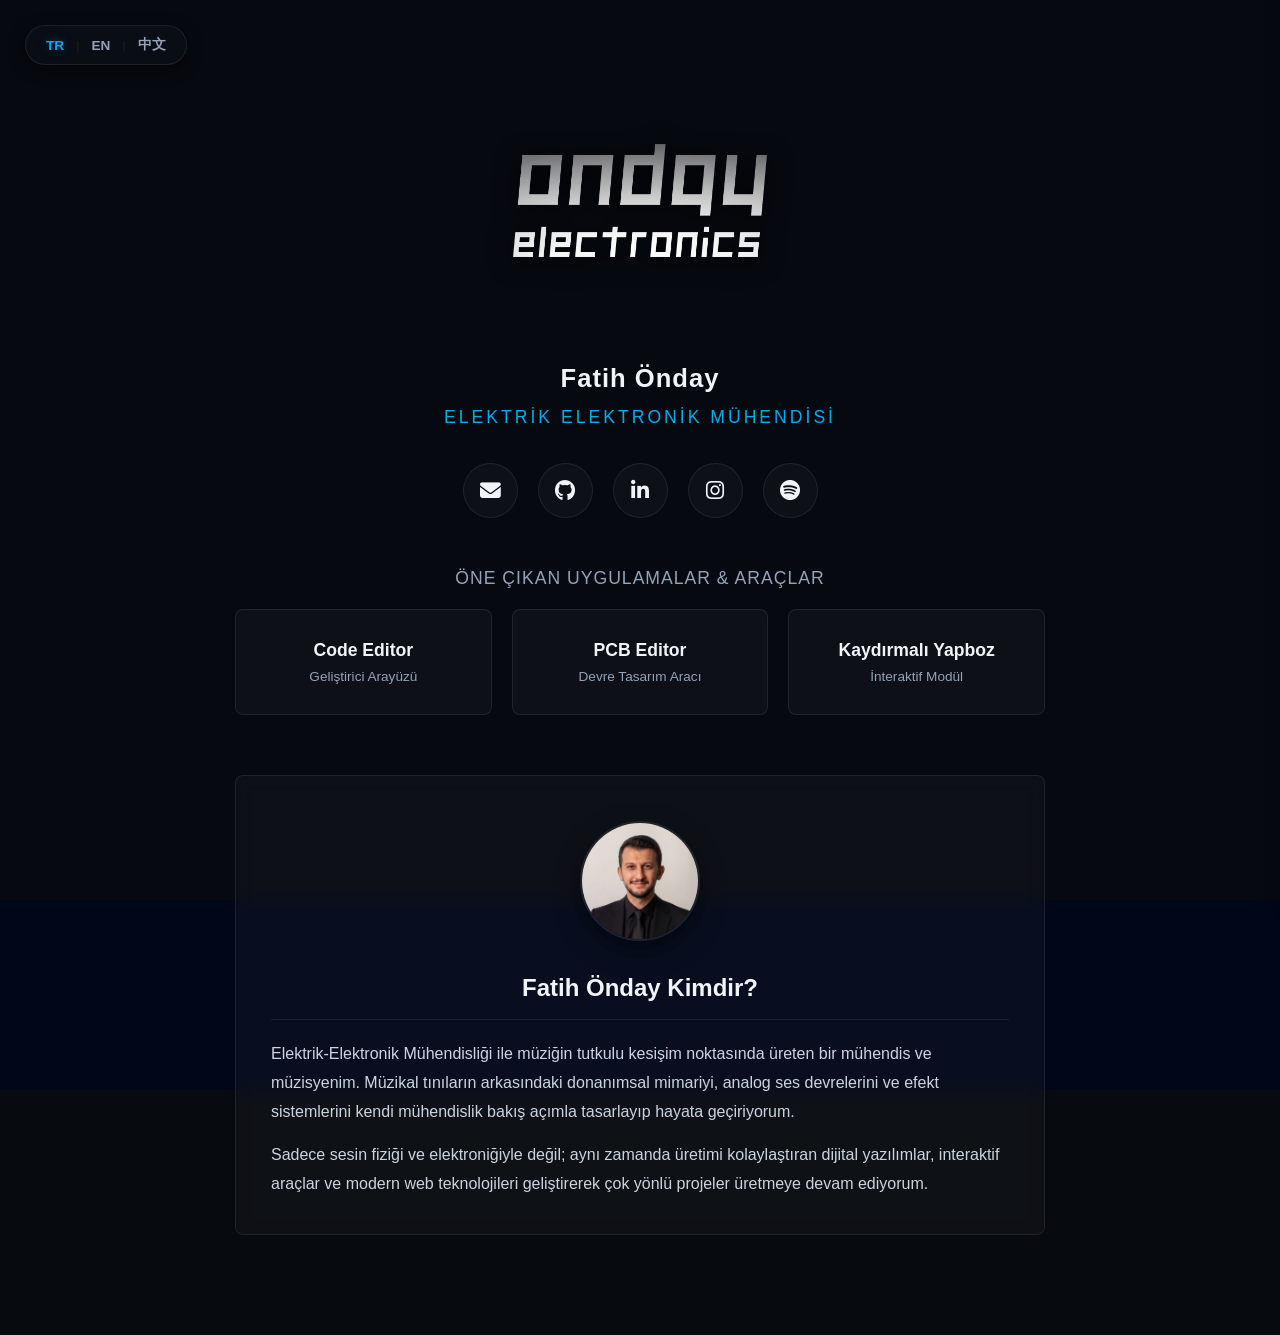
<file: index.html>
<!DOCTYPE html>
<html lang="tr">
<head>
  <meta charset="UTF-8">
  <meta name="viewport" content="width=device-width, initial-scale=1.0">
  <title>ondayelectronics | Fatih Önday</title>
  
  <!-- Google Arama Sonuçları İçin Açıklama (Bunu kendine göre düzenleyebilirsin) -->
  <meta name="description" content="Fatih Önday - Elektrik Elektronik Mühendisi. Sesin fiziği, analog ses devreleri, interaktif araçlar ve modern web teknolojileri geliştiricisi.">

  <!-- ========================================== -->
  <!-- FAVICON (JAVASCRIPT İLE YÖNETİLECEK)       -->
  <!-- ========================================== -->
  <link id="dynamicFavicon" rel="icon" type="image/png" href="assets/favicon-siyah.png">
  <link rel="apple-touch-icon" sizes="180x180" href="assets/apple-touch-icon.png">
  <link rel="manifest" href="assets/site.webmanifest">
  <!-- ========================================== -->

  <!-- FontAwesome İkon Kütüphanesi -->
  <link rel="stylesheet" href="https://cdnjs.cloudflare.com/ajax/libs/font-awesome/6.4.0/css/all.min.css">
  
  <!-- CSS Dosyası -->
  <link rel="stylesheet" href="css/style.css">
</head>
<body>

  <div class="bg-overlay"></div>

  <!-- SOL ÜST DİL SEÇİCİ -->
  <nav class="lang-selector">
    <button class="lang-btn active" data-lang="TR">TR</button>
    <span class="lang-divider">|</span>
    <button class="lang-btn" data-lang="EN">EN</button>
    <span class="lang-divider">|</span>
    <button class="lang-btn" data-lang="CN">中文</button>
  </nav>

  <!-- SAĞ KENAR AÇMA BÖLGESİ -->
  <div class="hover-zone" id="hoverZone"></div>

  <!-- SAĞDAN KAYAN CV PANELİ -->
  <aside class="cv-drawer" id="cvDrawer">
    <a id="cvDownloadBtn" href="assets/001-Fatih-Onday-CV-TR.pdf" download="001-Fatih-Onday-CV-TR.pdf" class="floating-download-btn" title="PDF Olarak İndir">
      <i class="fa-solid fa-download"></i>
    </a>
    <div class="cv-image-container">
      <img id="cvImage" src="assets/001-Fatih-Onday-CV-TR.jpg" alt="Fatih Önday CV" class="cv-image">
    </div>
  </aside>

  <!-- ANA İÇERİK -->
  <main class="container">
    
    <img id="logo" src="assets/logo6.png" alt="ondayelectronics logo">
    <div class="subtitle">Fatih Önday <br> <span class="engineer-text" id="engineerText">Elektrik Elektronik Mühendisi</span></div>

    <footer class="social-links">
      <a href="mailto:ondayfatih@gmail.com" class="social-btn email" title="E-posta"><i class="fa-solid fa-envelope"></i></a>
      <a href="https://github.com/fatihonday" target="_blank" rel="noopener noreferrer" class="social-btn github" title="GitHub"><i class="fa-brands fa-github"></i></a>
      <a href="https://www.linkedin.com/in/fatihonday" target="_blank" rel="noopener noreferrer" class="social-btn linkedin" title="LinkedIn"><i class="fa-brands fa-linkedin-in"></i></a>
      <a href="https://www.instagram.com/fatihonday" target="_blank" rel="noopener noreferrer" class="social-btn instagram" title="Instagram"><i class="fa-brands fa-instagram"></i></a>
      <a href="https://open.spotify.com/user/fatihonday" target="_blank" rel="noopener noreferrer" class="social-btn spotify" title="Spotify"><i class="fa-brands fa-spotify"></i></a>
    </footer>

    <!-- Uygulamalar & Araçlar -->
    <div class="section-title" id="toolsTitle">Öne Çıkan Uygulamalar & Araçlar</div>
    <div class="tools-grid">
      <a href="codeeditor/index.html" class="tool-card editor">
        <h3>Code Editor</h3>
        <span id="editorSub">Geliştirici Arayüzü</span>
      </a>
      <a href="pcbeditor/index.html" class="tool-card pcb">
        <h3>PCB Editor</h3>
        <span id="pcbSub">Devre Tasarım Aracı</span>
      </a>
      <a href="kaydirma_yapboz.html" class="tool-card puzzle">
        <h3 id="puzzleTitle">Kaydırmalı Yapboz</h3>
        <span id="puzzleSub">İnteraktif Modül</span>
      </a>
    </div>

    <section class="bio-card">
      <img src="assets/profil.jpg" alt="Fatih Önday Profil" class="profile-img">
      <h2 id="bioTitle">Fatih Önday Kimdir?</h2>
      <div id="bioContent"></div>
    </section>

  </main>

  <script src="js/script.js"></script>
</body>
</html>
</file>
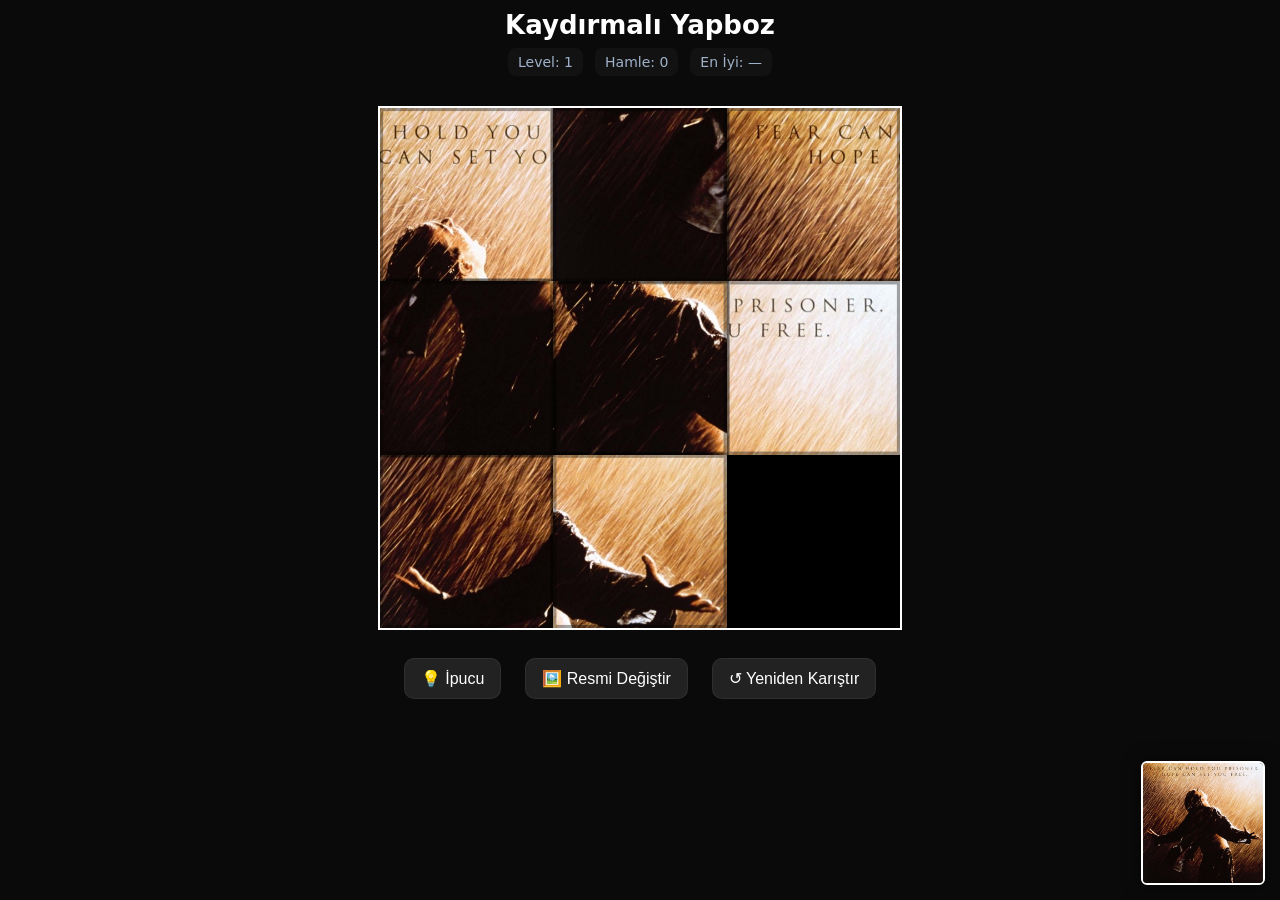
<file: kaydirma_yapboz.html>
<!DOCTYPE html>
<html lang="tr">
<head>
<meta charset="UTF-8" />
<meta name="viewport" content="width=device-width, initial-scale=1.0, user-scalable=no" />
<title> Kaydırmalı Yapboz </title>
<style>
  :root{
    --bg:#0a0a0a; --panel:#111; --accent:#0ff; --muted:#9fb1c9;
  }
  body {
    background: var(--bg);
    color: #fff;
    font-family: system-ui, -apple-system, "Segoe UI", Roboto, "Helvetica Neue", Arial;
    text-align: center;
    margin: 0;
    padding: 0;
  }

  header { padding: 10px; }
  h2 { margin: 0; font-size: clamp(18px,4vw,26px) }
  #meta { display:flex; gap:12px; align-items:center; justify-content:center; margin-top:8px; flex-wrap:wrap }
  .pill { background: rgba(255,255,255,0.03); padding:6px 10px; border-radius:8px; font-size:14px; color:var(--muted) }

  /* Canvas */
  #boardWrap { display:flex; justify-content:center; padding:10px 8px; }
  canvas {
    border: 2px solid #fff;
    cursor: pointer;
    display: block;
    margin: 10px auto;
    width: 90vw;
    height: 90vw;
    max-width: 520px;
    max-height: 520px;
    touch-action: manipulation;
    background: #000;
  }

  /* Buttons */
  .controls { display:flex; gap:8px; justify-content:center; padding-bottom:14px; flex-wrap:wrap }
  button {
    margin: 8px;
    background: #222;
    color: #fff;
    border: 1px solid rgba(255,255,255,0.06);
    padding: 10px 16px;
    border-radius: 10px;
    cursor: pointer;
    font-size: clamp(14px, 3vw, 16px);
    transition: background .12s, transform .08s;
  }
  button:active { transform: translateY(1px); }
  button:hover { background:#333; }

  /* preview */
  #preview {
    position: fixed;
    bottom: 15px;
    right: 15px;
    border: 2px solid #fff;
    border-radius: 6px;
    width: 22vw;
    height: 22vw;
    max-width: 120px;
    max-height: 120px;
    overflow: hidden;
    box-shadow: 0 0 18px rgba(0,0,0,0.6);
    background: #111;
  }
  #preview img { width:100%; height:100%; object-fit:cover; display:block }

  /* Mobile: preview under canvas */
  @media (max-width: 600px) {
    #preview { position: static; margin: 0 auto 10px auto; width: 35vw; height:35vw; }
  }

  /* Level up overlay */
  #levelUp {
    position: fixed;
    left:50%;
    top:50%;
    transform: translate(-50%,-50%) scale(.9);
    background: linear-gradient(135deg, rgba(0,255,255,0.12), rgba(0,255,255,0.04));
    border: 1px solid rgba(255,255,255,0.08);
    color: #001;
    padding: 18px 26px;
    border-radius: 12px;
    font-weight:700;
    font-size: clamp(22px,5vw,34px);
    opacity: 0;
    pointer-events: none;
    transition: opacity .25s ease, transform .35s cubic-bezier(.2,.8,.2,1);
    text-shadow: 0 6px 22px rgba(0,255,255,0.06);
    z-index: 60;
  }
  #levelUp.show { opacity: 1; transform: translate(-50%,-50%) scale(1); pointer-events:auto; }

  /* remove mobile tap highlight */
  * { -webkit-tap-highlight-color: transparent; outline: none; }
  button, canvas { -webkit-user-select:none; user-select:none; -webkit-tap-highlight-color: transparent; }
</style>
</head>
<body>
  <header>
    <h2>Kaydırmalı Yapboz</h2>
    <div id="meta">
      <div class="pill" id="levelLabel">Level: 1</div>
      <div class="pill" id="movesLabel">Hamle: 0</div>
      <div class="pill" id="bestLabel">En İyi: —</div>
    </div>
  </header>

  <div id="boardWrap">
    <canvas id="puzzle"></canvas>
  </div>

  <div class="controls">
    <button id="hintBtn">💡 İpucu</button>
    <button id="changeImgBtn">🖼️ Resmi Değiştir</button>
    <button id="resetBtn">↺ Yeniden Karıştır</button>
  </div>

  <div id="preview"><img id="previewImg" src="" alt="Önizleme" /></div>

  <div id="levelUp">LEVEL UP!</div>

<script>
/* ======= Ayarlar & başlangıç ======= */
const canvas = document.getElementById('puzzle');
const ctx = canvas.getContext('2d');

const previewImgEl = document.getElementById('previewImg');
const levelLabel = document.getElementById('levelLabel');
const movesLabel = document.getElementById('movesLabel');
const bestLabel = document.getElementById('bestLabel');
const levelUpEl = document.getElementById('levelUp');

const images = ["kaydırmayapbozgorsel1.jpg","kaydırmayapbozgorsel2.jpg","kaydırmayapbozgorsel3.jpg","kaydırmayapbozgorsel4.jpg"]; // klasörde olanlar
let img = new Image();
let currentImg = images[Math.floor(Math.random()*images.length)];
img.src = currentImg;
previewImgEl.src = currentImg;

let level = 1;
let size = 3;
let tiles = []; // {sx,sy,x,y, anim?}
let empty = {x:0,y:0};
let tileSize = 0;
let animating = false;
let moveCount = 0;
let animationDuration = 140; // ms

// responsive canvas size
function setCanvasSize() {
  const dim = Math.min(window.innerWidth * 0.9, 520);
  canvas.width = dim;
  canvas.height = dim;
  tileSize = dim / size;
}
window.addEventListener('resize', ()=>{ setCanvasSize(); drawTiles(); });

/* ======== Helpers: storage key for best moves per level-size ======== */
function bestKeyForLevel(lvl){
  // store best per grid-size (e.g., size=3,4,5)
  const grid = 2 + (lvl); // since level->size = 2+level earlier; but to keep consistent: we'll use size value
  // Actually our size = 2 + level; but easier: use 'best_moves_sizeN'
  return 'best_moves_size' + (2 + lvl);
}

/* ======== Init / Level ======== */
img.onload = () => startLevel(false);
function startLevel(resetMoveCount=true){
  size = 2 + level; // level 1 -> 3, etc.
  setCanvasSize();

  tiles = [];
  for(let y=0;y<size;y++){
    for(let x=0;x<size;x++){
      tiles.push({sx:x, sy:y, x:x, y:y});
    }
  }
  // last tile is the empty one
  empty = tiles.pop();
  empty.x = size - 1;
  empty.y = size - 1;

  // reset counters
  if(resetMoveCount) moveCount = 0;
  updateLabels();

  shuffleTiles();
  drawTiles();
}

/* ======== Shuffle (instant moves, do not count) ======== */
function shuffleTiles(){
  const shuffles = Math.max(200, size*size*40);
  for(let i=0;i<shuffles;i++){
    const moves = getMovableTiles();
    const choice = moves[Math.floor(Math.random()*moves.length)];
    instantSwap(choice);
  }
}

/* ======== Drawing with animation support ======== */
let rafId = null;
function drawTiles(timestamp){
  // requestAnimationFrame loop for animations
  rafId = requestAnimationFrame(drawTiles);
  ctx.clearRect(0,0,canvas.width,canvas.height);

  // draw each tile; if tile has anim, compute interpolated pos
  tiles.forEach(tile => {
    // if tile currently animating, compute progress
    if(tile.anim){
      const now = performance.now();
      const a = tile.anim;
      const t = Math.min(1, (now - a.start) / a.duration);
      const ease = t<0?0:(t<1? (0.5 - Math.cos(Math.PI * t) / 2) : 1); // smooth ease
      const drawX = (a.from.x + (a.to.x - a.from.x) * ease) * tileSize;
      const drawY = (a.from.y + (a.to.y - a.from.y) * ease) * tileSize;
      drawTileImage(tile, drawX, drawY);
      if(t>=1){
        // finish
        tile.x = a.to.x; tile.y = a.to.y;
        delete tile.anim;
        animating = false;
        // --- NEW: güvenilir win kontrolü animasyonun bitişinde ---
        // küçük gecikme ile kontrol et; böylece tüm DOM/canvas güncellemeleri tamamlanmış olur
        setTimeout(()=> {
          if (isSolved()) {
            // sadece bir kez tetikle
            if (!animating) onSolved();
          }
        }, 20);
        // -------------------------------------------------------
      }
    } else {
      // normal
      // skip empty slot
      if(tile.x === empty.x && tile.y === empty.y) return;
      const dx = tile.x * tileSize;
      const dy = tile.y * tileSize;
      drawTileImage(tile, dx, dy);
    }
  });
}

function drawTileImage(tile, dx, dy){
  const sx = tile.sx * (img.width / size);
  const sy = tile.sy * (img.height / size);
  const sW = img.width / size;
  const sH = img.height / size;
  ctx.drawImage(img, sx, sy, sW, sH, dx, dy, tileSize, tileSize);
  // subtle stroke
  ctx.strokeStyle = "rgba(0,0,0,0.35)";
  ctx.lineWidth = Math.max(1, tileSize * 0.03);
  ctx.strokeRect(dx + 0.5, dy + 0.5, tileSize - 1, tileSize - 1);
}

/* ======== Input handling (click/touch) ======== */
function handleInput(e){
  if(animating) return; // block during animations
  e.preventDefault();
  const rect = canvas.getBoundingClientRect();
  const clientX = e.touches ? e.touches[0].clientX : e.clientX;
  const clientY = e.touches ? e.touches[0].clientY : e.clientY;
  const x = Math.floor((clientX - rect.left) / tileSize);
  const y = Math.floor((clientY - rect.top) / tileSize);
  if(x<0||y<0||x>=size||y>=size) return;
  const clicked = tiles.find(t => t.x === x && t.y === y);
  if(!clicked) return;
  if(canMove(clicked)){
    animateSwap(clicked);
  }
}
canvas.addEventListener('click', handleInput);
canvas.addEventListener('touchstart', handleInput, {passive:false});

/* ======== Movement utilities ======== */
function canMove(tile){
  return (tile.x === empty.x && Math.abs(tile.y - empty.y) === 1) ||
         (tile.y === empty.y && Math.abs(tile.x - empty.x) === 1);
}

// instant swap for shuffling (no animation, no counting)
function instantSwap(tile){
  const ex = empty.x, ey = empty.y;
  const tx = tile.x, ty = tile.y;
  tile.x = ex; tile.y = ey;
  empty.x = tx; empty.y = ty;
}

// animated swap used for player moves (counts)
function animateSwap(tile){
  animating = true;
  const ex = empty.x, ey = empty.y;
  // set animation object on tile (from current to empty)
  tile.anim = {
    from: {x: tile.x, y: tile.y},
    to: {x: ex, y: ey},
    start: performance.now(),
    duration: animationDuration
  };
  // also mark empty visually? we'll just animate tile and update empties when finished after duration
  // set empty to tile's pos immediately so other tiles won't try to move into it
  empty.x = tile.x;
  empty.y = tile.y;

  // increment move count immediately (counts as player's move)
  moveCount++;
  updateLabels();

  // schedule finish after duration
  setTimeout(()=>{
    // complete swap
    tile.x = tile.anim.to.x;
    tile.y = tile.anim.to.y;
    delete tile.anim;
    // empty already set to tile's old pos above
    animating = false;
    drawTiles(); // ensure final frame
    // check win (redundant but harmless)
    if(isSolved()){
      onSolved();
    }
  }, animationDuration + 5);
}

/* ======== Utility: get movable tiles ======== */
function getMovableTiles(){
  return tiles.filter(t => canMove(t));
}

/* ======== Win handling ======== */
function isSolved(){
  return tiles.every(t => t.x === t.sx && t.y === t.sy);
}

function onSolved(){
  // stop animation loop momentarily? we'll show levelUp overlay
  showLevelUpOverlay().then(()=> {
    // check record
    const key = bestKey();
    const prevBest = localStorage.getItem(key);
    const moves = moveCount;
    if(!prevBest || moves < parseInt(prevBest,10)){
      localStorage.setItem(key, String(moves));
      // show congrats small overlay
      showMessage(`Yeni rekor! ${moves} hamle`, 1200);
    }
    // advance level
    level++;
    startLevel(true);
    updateLabels();
  });
}

/* ======== Level Up overlay (returns Promise) ======== */
function showLevelUpOverlay(){
  return new Promise(resolve => {
    levelUpEl.classList.add('show');
    setTimeout(()=> {
      levelUpEl.classList.remove('show');
      resolve();
    }, 900); // display ~900ms
  });
}

/* ======== Labels & storage key ======== */
function updateLabels(){
  levelLabel.innerText = `Level: ${level}`;
  movesLabel.innerText = `Hamle: ${moveCount}`;
  // show best for this grid size if exists
  const key = bestKey();
  const best = localStorage.getItem(key);
  bestLabel.innerText = `En İyi: ${best ? best + ' hamle' : '—'}`;
}

function bestKey(){
  // store by grid size, since level->size = 2+level
  const grid = (2 + level);
  return 'puzzle_best_size' + grid;
}

/* ======== Small temporary message (bottom) ======== */
function showMessage(text, ms=1000){
  const el = document.createElement('div');
  el.style.position='fixed';
  el.style.left='50%';
  el.style.bottom='18px';
  el.style.transform='translateX(-50%)';
  el.style.background='linear-gradient(90deg, rgba(255,255,255,0.06), rgba(0,255,255,0.06))';
  el.style.border='1px solid rgba(255,255,255,0.06)';
  el.style.color='#fff';
  el.style.padding='8px 12px';
  el.style.borderRadius='8px';
  el.style.fontWeight='700';
  el.style.zIndex = 80;
  el.innerText = text;
  document.body.appendChild(el);
  setTimeout(()=> el.style.opacity='0', ms-200);
  setTimeout(()=> el.remove(), ms);
}

/* ======== Buttons: hint, change image, reset ======== */
document.getElementById('hintBtn').addEventListener('click', ()=>{  
  if(animating) return;
  const movable = getMovableTiles();
  if(movable.length === 0) return;
  movable.sort((a,b)=>{
    const da = Math.abs(a.x - a.sx) + Math.abs(a.y - a.sy);
    const db = Math.abs(b.x - b.sx) + Math.abs(b.y - b.sy);
    return da - db;
  });
  const best = movable[0];
  animateSwap(best);
});

document.getElementById('changeImgBtn').addEventListener('click', ()=>{
  if(animating) return;
  const next = images[Math.floor(Math.random()*images.length)];
  currentImg = next;
  img = new Image();
  img.onload = ()=> {
    previewImgEl.src = currentImg;
    // restart same level but reset moves
    startLevel(true);
  };
  img.onerror = ()=> { alert('Görsel yüklenemedi: ' + currentImg); };
  img.src = currentImg;
});

document.getElementById('resetBtn').addEventListener('click', ()=>{
  if(animating) return;
  startLevel(true);
  showMessage('Yeniden karıştırıldı',800);
});

/* ======== Kick off ======== */
updateLabels();
drawTiles(); // start RAF loop
// ensure image loaded if not already
if(img.complete) startLevel(false);
</script>
</body>
</html>
</file>
<file: css/style.css>
:root {
  --bg-dark: #070a0f;
  --bg-overlay: rgba(7, 10, 15, 0.92);
  --card-bg: rgba(255, 255, 255, 0.03);
  --card-border: rgba(255, 255, 255, 0.08);
  
  --accent-cyan: #00aced;
  --accent-glow: rgba(0, 172, 237, 0.4);
  --purple-glow: rgba(155, 89, 182, 0.4);
  --orange-glow: rgba(242, 170, 76, 0.4);
  
  --text-main: #f1f5f9;
  --text-muted: #94a3b8;
}

* { box-sizing: border-box; margin: 0; padding: 0; }

body {
  min-height: 100vh;
  background-color: var(--bg-dark);
  background-image: url("../assets/000718.jpg"); 
  background-size: cover;
  background-position: center;
  background-repeat: no-repeat;
  background-attachment: fixed;
  font-family: -apple-system, BlinkMacSystemFont, "Segoe UI", Roboto, "PingFang SC", "Microsoft YaHei", sans-serif;
  color: var(--text-main);
  position: relative;
  overflow-x: hidden;
}

.bg-overlay {
  position: fixed;
  top: 0; left: 0; width: 100%; height: 100%;
  background: var(--bg-overlay);
  backdrop-filter: blur(12px);
  z-index: 1;
}

/* SOL ÜST DİL SEÇİCİ */
.lang-selector {
  position: fixed; top: 25px; left: 25px; z-index: 99;
  display: flex; align-items: center; gap: 8px;
  background: rgba(11, 15, 23, 0.75); backdrop-filter: blur(10px);
  border: 1px solid var(--card-border); padding: 8px 16px;
  border-radius: 20px; box-shadow: 0 4px 15px rgba(0, 0, 0, 0.5);
}

.lang-btn {
  background: none; border: none; color: var(--text-muted);
  font-size: 0.85rem; font-weight: 600; cursor: pointer;
  transition: all 0.3s ease; padding: 2px 4px;
}

.lang-btn:hover, .lang-btn.active {
  color: var(--accent-cyan); text-shadow: 0 0 10px var(--accent-glow);
}

.lang-divider { color: var(--card-border); font-size: 0.8rem; }

/* ANA KONTEYNER */
.container {
  position: relative; z-index: 2; max-width: 850px;
  margin: 0 auto; padding: 60px 20px 80px 20px;
  display: flex; flex-direction: column; align-items: center; text-align: center;
}

#logo { width: 100%; max-width: 500px; margin-bottom: 20px; filter: drop-shadow(0 4px 12px rgba(0,0,0,0.8)); }
.subtitle { font-size: 1.6rem; letter-spacing: 1px; color: var(--text-main); font-weight: 600; margin-bottom: 30px; line-height: 1.4; }
.engineer-text { font-size: 1.1rem; letter-spacing: 3px; color: var(--accent-cyan); text-transform: uppercase; font-weight: 500; }

/* SOSYAL MEDYA BUTONLARI & MARKA PARLAMALARI */
.social-links { display: flex; gap: 20px; justify-content: center; align-items: center; flex-wrap: wrap; margin-bottom: 50px; }

.social-btn {
  width: 55px; height: 55px; border-radius: 50%; background: var(--card-bg);
  border: 1px solid var(--card-border); color: var(--text-main);
  display: flex; align-items: center; justify-content: center;
  font-size: 1.3rem; text-decoration: none; transition: all 0.3s ease;
}

.social-btn.email:hover {
  background: var(--accent-cyan); color: #070a0f; border-color: var(--accent-cyan);
  box-shadow: 0 0 25px var(--accent-glow);
}
.social-btn.github:hover {
  background: #ffffff; color: #070a0f; border-color: #ffffff;
  box-shadow: 0 0 25px rgba(255, 255, 255, 0.6);
}
.social-btn.linkedin:hover {
  background: #0077b5; color: #fff; border-color: #0077b5;
  box-shadow: 0 0 25px rgba(0, 119, 181, 0.6);
}
.social-btn.instagram:hover {
  background: #e1306c; color: #fff; border-color: #e1306c;
  box-shadow: 0 0 25px rgba(225, 48, 108, 0.6);
}
.social-btn.spotify:hover {
  background: #1db954; color: #fff; border-color: #1db954;
  box-shadow: 0 0 25px rgba(29, 185, 84, 0.6);
}

/* ARAÇLAR BÖLÜMÜ (3'lü Grid) */
.section-title { font-size: 1.1rem; margin-bottom: 20px; color: var(--text-muted); text-transform: uppercase; letter-spacing: 1px; }

.tools-grid {
  display: grid;
  grid-template-columns: repeat(3, 1fr);
  gap: 20px; width: 100%; margin-bottom: 60px;
}

.tool-card {
  background: var(--card-bg); border: 1px solid var(--card-border);
  padding: 30px 10px; border-radius: 8px; text-decoration: none;
  color: var(--text-main); transition: all 0.3s ease;
  display: flex; flex-direction: column; align-items: center; gap: 8px;
}
.tool-card h3 { font-size: 1.1rem; font-weight: 600; }
.tool-card span { font-size: 0.85rem; color: var(--text-muted); }

.tool-card.editor:hover { transform: translateY(-3px); border-color: #9b59b6; box-shadow: 0 0 25px var(--purple-glow); }
.tool-card.pcb:hover { transform: translateY(-3px); border-color: #f2aa4c; box-shadow: 0 0 25px var(--orange-glow); }
.tool-card.puzzle:hover { transform: translateY(-3px); border-color: var(--accent-cyan); box-shadow: 0 0 25px var(--accent-glow); }

/* BİYOGRAFİ KARTI */
.bio-card {
  background: var(--card-bg); border: 1px solid var(--card-border);
  backdrop-filter: blur(10px); padding: 45px 35px 35px 35px;
  border-radius: 8px; margin-bottom: 20px; line-height: 1.8; text-align: left; width: 100%;
}

.profile-img {
  width: 120px; height: 120px; border-radius: 50%; object-fit: cover;
  border: 2px solid var(--card-border); display: block; margin: 0 auto 25px auto; box-shadow: 0 10px 25px rgba(0,0,0,0.5);
}

.bio-card h2 { font-size: 1.5rem; margin-bottom: 20px; color: var(--text-main); font-weight: 600; border-bottom: 1px solid var(--card-border); padding-bottom: 10px; text-align: center; }
#bioContent p { color: #cbd5e1; font-size: 1rem; margin-bottom: 15px; }
#bioContent p:last-child { margin-bottom: 0; }

/* SAĞDAN KAYAN CV PANELİ */
.hover-zone { position: fixed; right: 0; top: 0; width: 25px; height: 100%; z-index: 98; }

.cv-drawer {
  position: fixed; top: 0; right: -600px; width: 550px; max-width: 90vw; height: 100%;
  background: #0b0f17; border-left: 1px solid var(--card-border); z-index: 100;
  box-shadow: -15px 0 35px rgba(0,0,0,0.9); transition: right 0.4s ease-in-out;
  display: flex; flex-direction: column; padding: 0;
}

.cv-drawer.active { right: 0; }

.floating-download-btn {
  position: absolute; top: 25px; right: 35px; width: 45px; height: 45px; border-radius: 8px;
  background: rgba(11, 15, 23, 0.7); backdrop-filter: blur(5px); border: 1px solid var(--card-border);
  color: var(--text-muted); display: flex; align-items: center; justify-content: center;
  font-size: 1.2rem; text-decoration: none; z-index: 10; transition: all 0.3s ease;
}

.floating-download-btn:hover { background: var(--accent-cyan); border-color: var(--accent-cyan); color: #070a0f; box-shadow: 0 0 15px var(--accent-glow); transform: translateY(-2px); }
.cv-image-container { width: 100%; height: 100%; overflow-y: auto; overflow-x: hidden; }
.cv-image { width: 100%; height: auto; display: block; }

/* MOBİL UYUMLULUK */
@media (max-width: 768px) {
  .lang-selector { top: 15px; left: 15px; padding: 6px 12px; }
  .container { padding: 80px 15px 60px 15px; }
  #logo { max-width: 85%; }
  .tools-grid { grid-template-columns: 1fr; }
  .cv-drawer { width: 100vw; max-width: 100vw; right: -100vw; }
  .floating-download-btn { right: 20px; }
}
</file>
